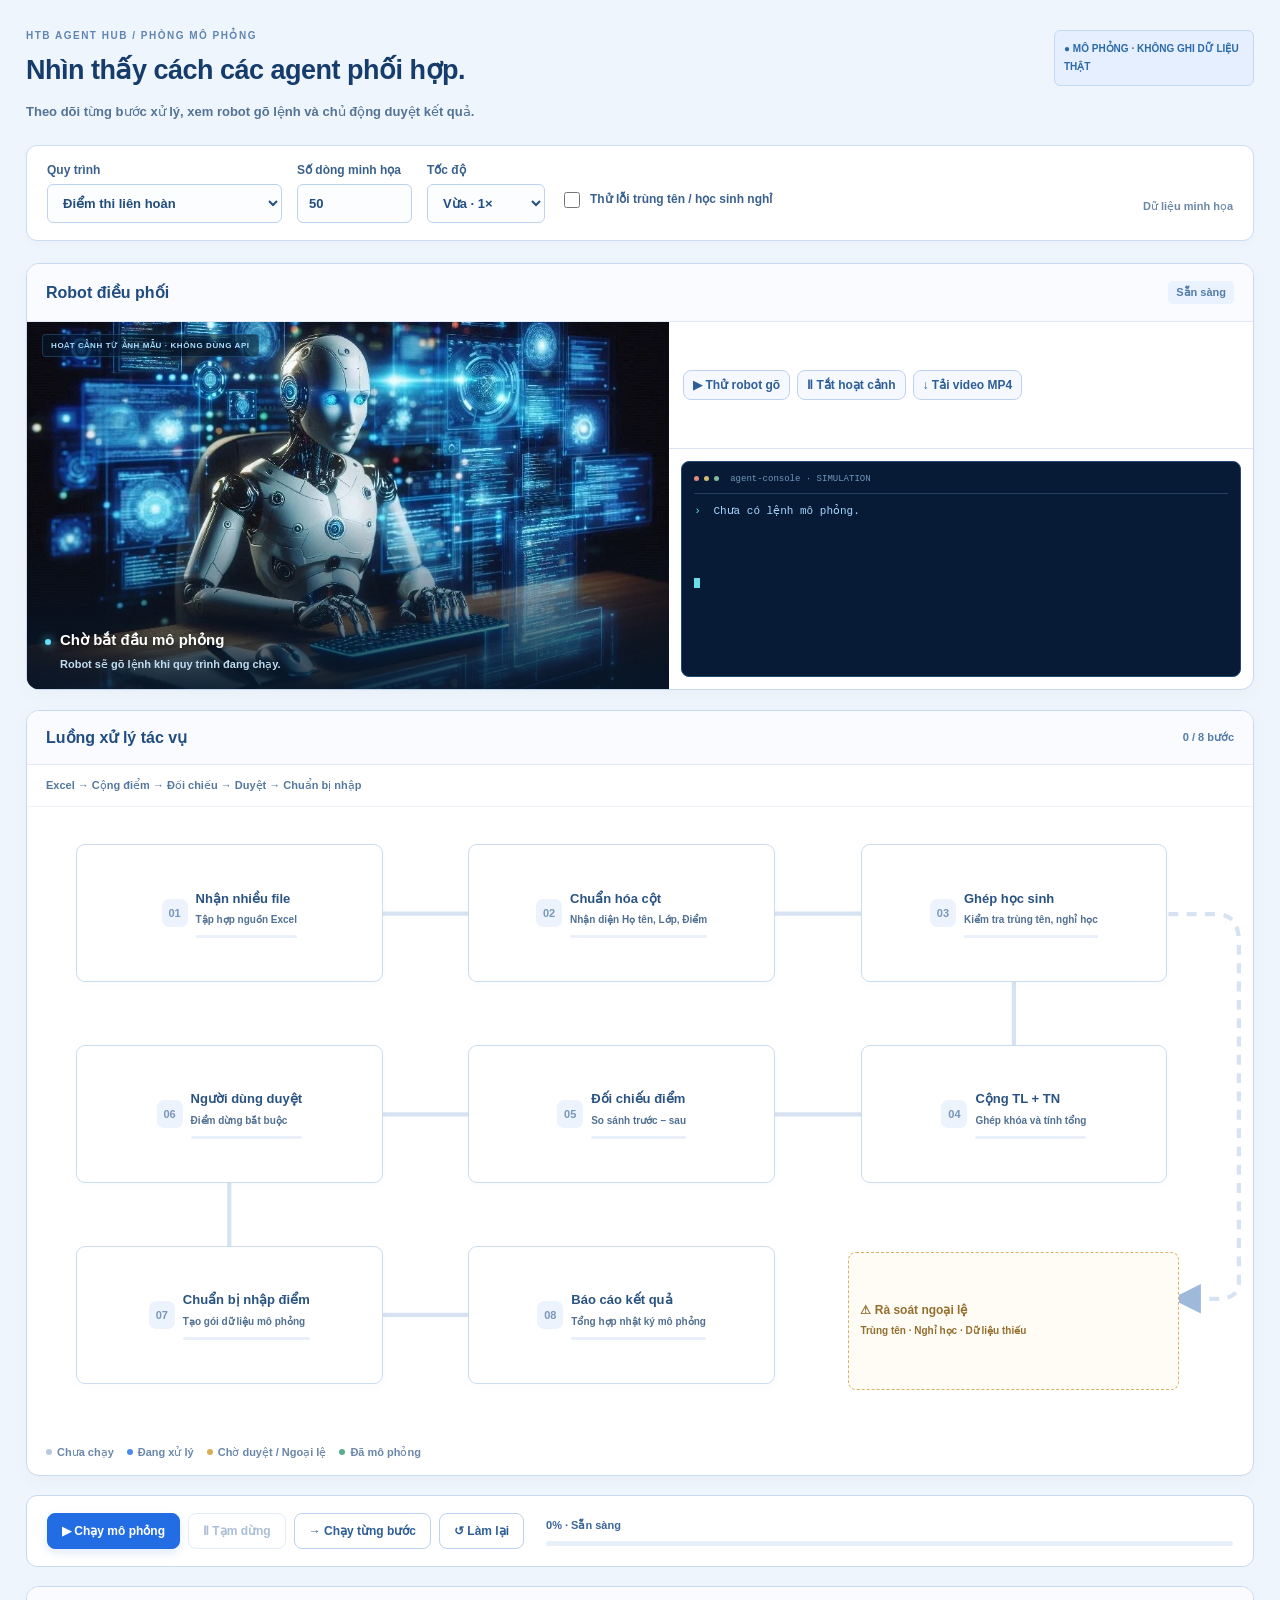
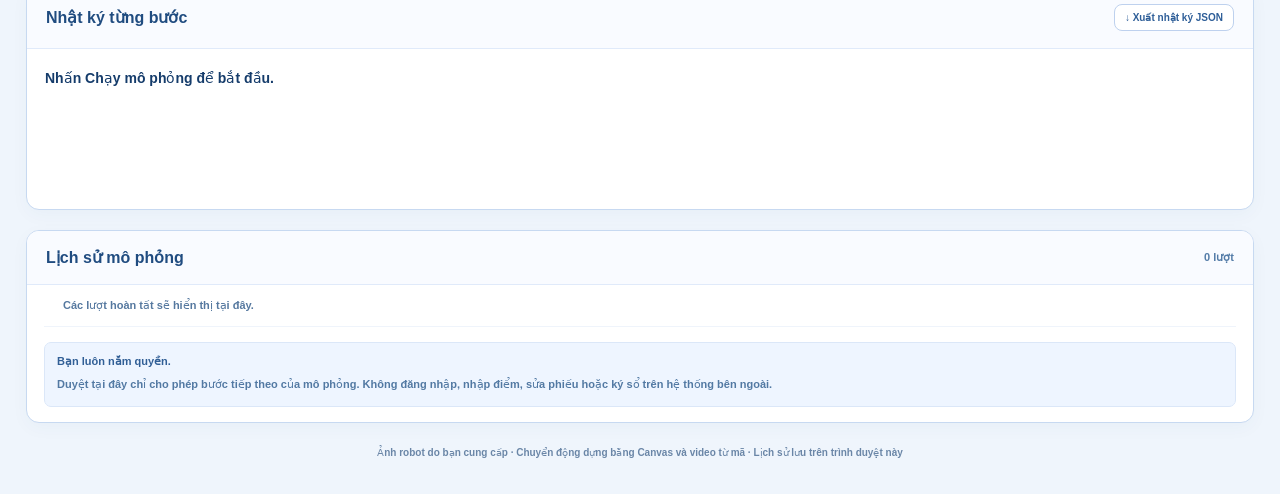
<file: flow-lab/index.html>
<!doctype html><html lang="vi"><head><meta charset="utf-8"><meta name="viewport" content="width=device-width,initial-scale=1"><title>HTB · Luồng AI & Robot</title><link rel="stylesheet" href="flow.css"></head><body><main><header><div><span class="eyebrow">HTB AGENT HUB / PHÒNG MÔ PHỎNG</span><h1>Nhìn thấy cách các agent phối hợp.</h1><p>Theo dõi từng bước xử lý, xem robot gõ lệnh và chủ động duyệt kết quả.</p></div><span class="simbadge">● MÔ PHỎNG · KHÔNG GHI DỮ LIỆU THẬT</span></header><section class="config"><label>Quy trình<select id="flowSelect"></select></label><label>Số dòng minh họa<input id="count" type="number" min="1" max="100000" value="50"></label><label>Tốc độ<select id="speed"><option value="0.5">Chậm · 0,5×</option><option value="1" selected>Vừa · 1×</option><option value="2">Nhanh · 2×</option></select></label><label class="check"><input id="issue" type="checkbox">Thử lỗi trùng tên / học sinh nghỉ</label><span id="source">Dữ liệu minh họa</span></section><section class="stagegrid"><article class="robotcard"><div class="sectionbar"><h2>Robot điều phối</h2><span id="robotState" class="state ready">Sẵn sàng</span></div><div class="robotframe"><canvas id="robot" role="img" aria-label="Robot ngồi gõ lệnh, cử động bàn tay và màn hình mã lệnh chuyển động"></canvas><span class="videochip">HOẠT CẢNH TỪ ẢNH MẪU · KHÔNG DÙNG API</span><div class="robotcaption"><span class="live"></span><b id="currentTitle">Chờ bắt đầu mô phỏng</b><small id="currentDesc">Robot sẽ gõ lệnh khi quy trình đang chạy.</small></div></div><div class="robotactions"><button id="preview" class="quiet">▶ Thử robot gõ</button><button id="motion" class="quiet">Ⅱ Tắt hoạt cảnh</button><a href="robot-go-lenh.mp4" download class="quiet">↓ Tải video MP4</a></div><div class="terminal"><div class="terminalbar"><i></i><i></i><i></i><span>agent-console · SIMULATION</span></div><div id="terminalLines"><p><span>›</span> Chưa có lệnh mô phỏng.</p></div><span class="cursor"></span></div></article><article class="flowcard"><div class="sectionbar"><h2>Luồng xử lý tác vụ</h2><span id="flowStep">0 / 8 bước</span></div><p id="flowDesc" class="flowdesc"></p><div class="diagram"><svg id="edges" viewBox="0 0 870 445" aria-hidden="true"></svg><div id="nodes"></div><button id="exceptionNode" class="exceptionnode" title="Xem nhánh ngoại lệ"><b>⚠ Rà soát ngoại lệ</b><span>Trùng tên · Nghỉ học · Dữ liệu thiếu</span></button></div><div class="legend"><span><i class="dot gray"></i>Chưa chạy</span><span><i class="dot blue"></i>Đang xử lý</span><span><i class="dot amber"></i>Chờ duyệt / Ngoại lệ</span><span><i class="dot green"></i>Đã mô phỏng</span></div></article></section><section class="controlbar"><div class="controls"><button id="play" class="primary">▶ Chạy mô phỏng</button><button id="pause">Ⅱ Tạm dừng</button><button id="step">→ Chạy từng bước</button><button id="reset">↺ Làm lại</button></div><div class="overall"><span id="progressText">0% · Chưa bắt đầu</span><div><i id="progressBar"></i></div></div></section><section id="gatePanel" class="gatepanel" hidden><div><h3 id="gateTitle"></h3><p id="gateText"></p></div><div class="gateactions"><button id="retry">↻ Chạy lại bước lỗi</button><button id="resolve" class="primary">Bỏ qua ngoại lệ trong mô phỏng</button><button id="approve" class="primary">✓ Duyệt bước mô phỏng</button></div></section><section class="detailsgrid"><article class="panel"><div class="sectionbar"><h2>Nhật ký từng bước</h2><button id="export" class="quiet">↓ Xuất nhật ký JSON</button></div><div id="logs" class="logs"><p>Nhấn Chạy mô phỏng để bắt đầu.</p></div></article><article class="panel"><div class="sectionbar"><h2>Lịch sử mô phỏng</h2><span id="historyCount">0 lượt</span></div><div id="history" class="history"></div><div class="note"><b>Bạn luôn nắm quyền.</b><p>Duyệt tại đây chỉ cho phép bước tiếp theo của mô phỏng. Không đăng nhập, nhập điểm, sửa phiếu hoặc ký sổ trên hệ thống bên ngoài.</p></div></article></section><footer>Ảnh robot do bạn cung cấp · Chuyển động dựng bằng Canvas và video từ mã · Lịch sử lưu trên trình duyệt này</footer></main><script src="robot-scene.js"></script><script src="flow-engine.js"></script><script src="flow.js"></script></body></html>
</file>
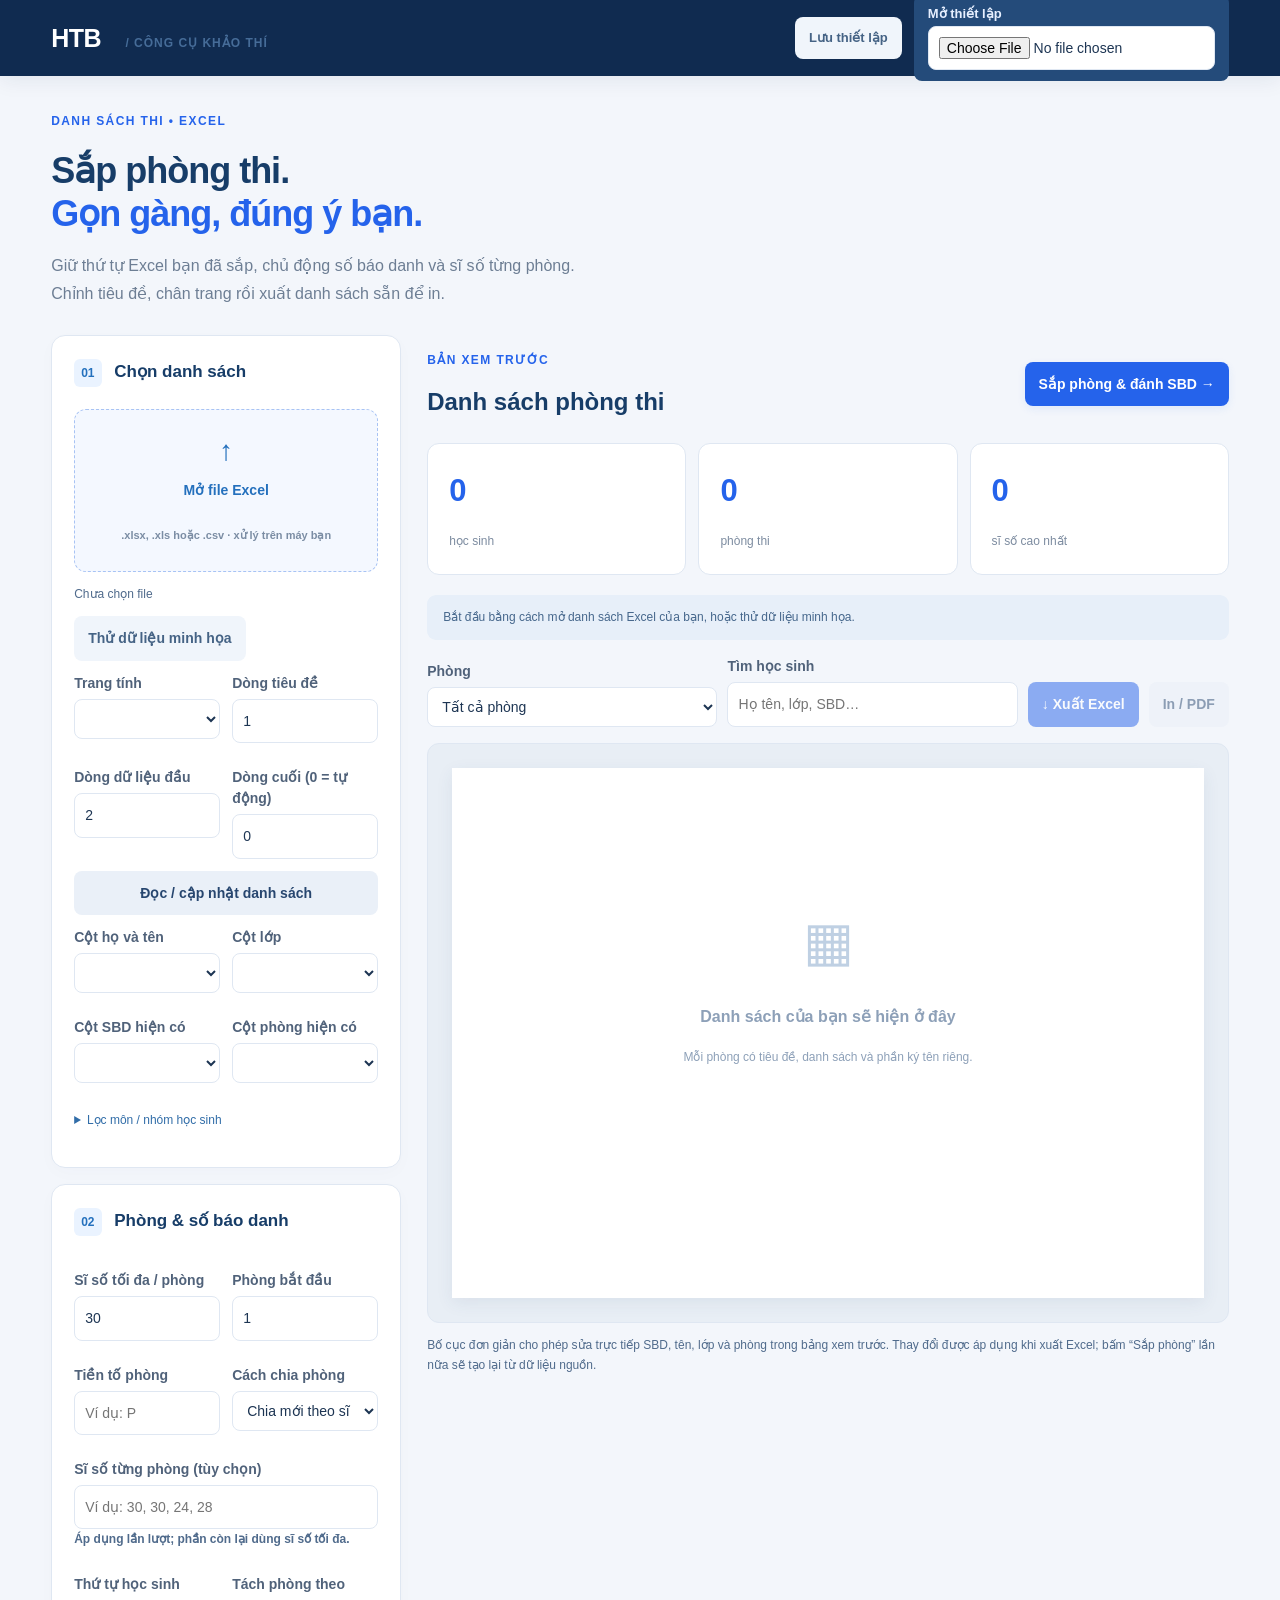
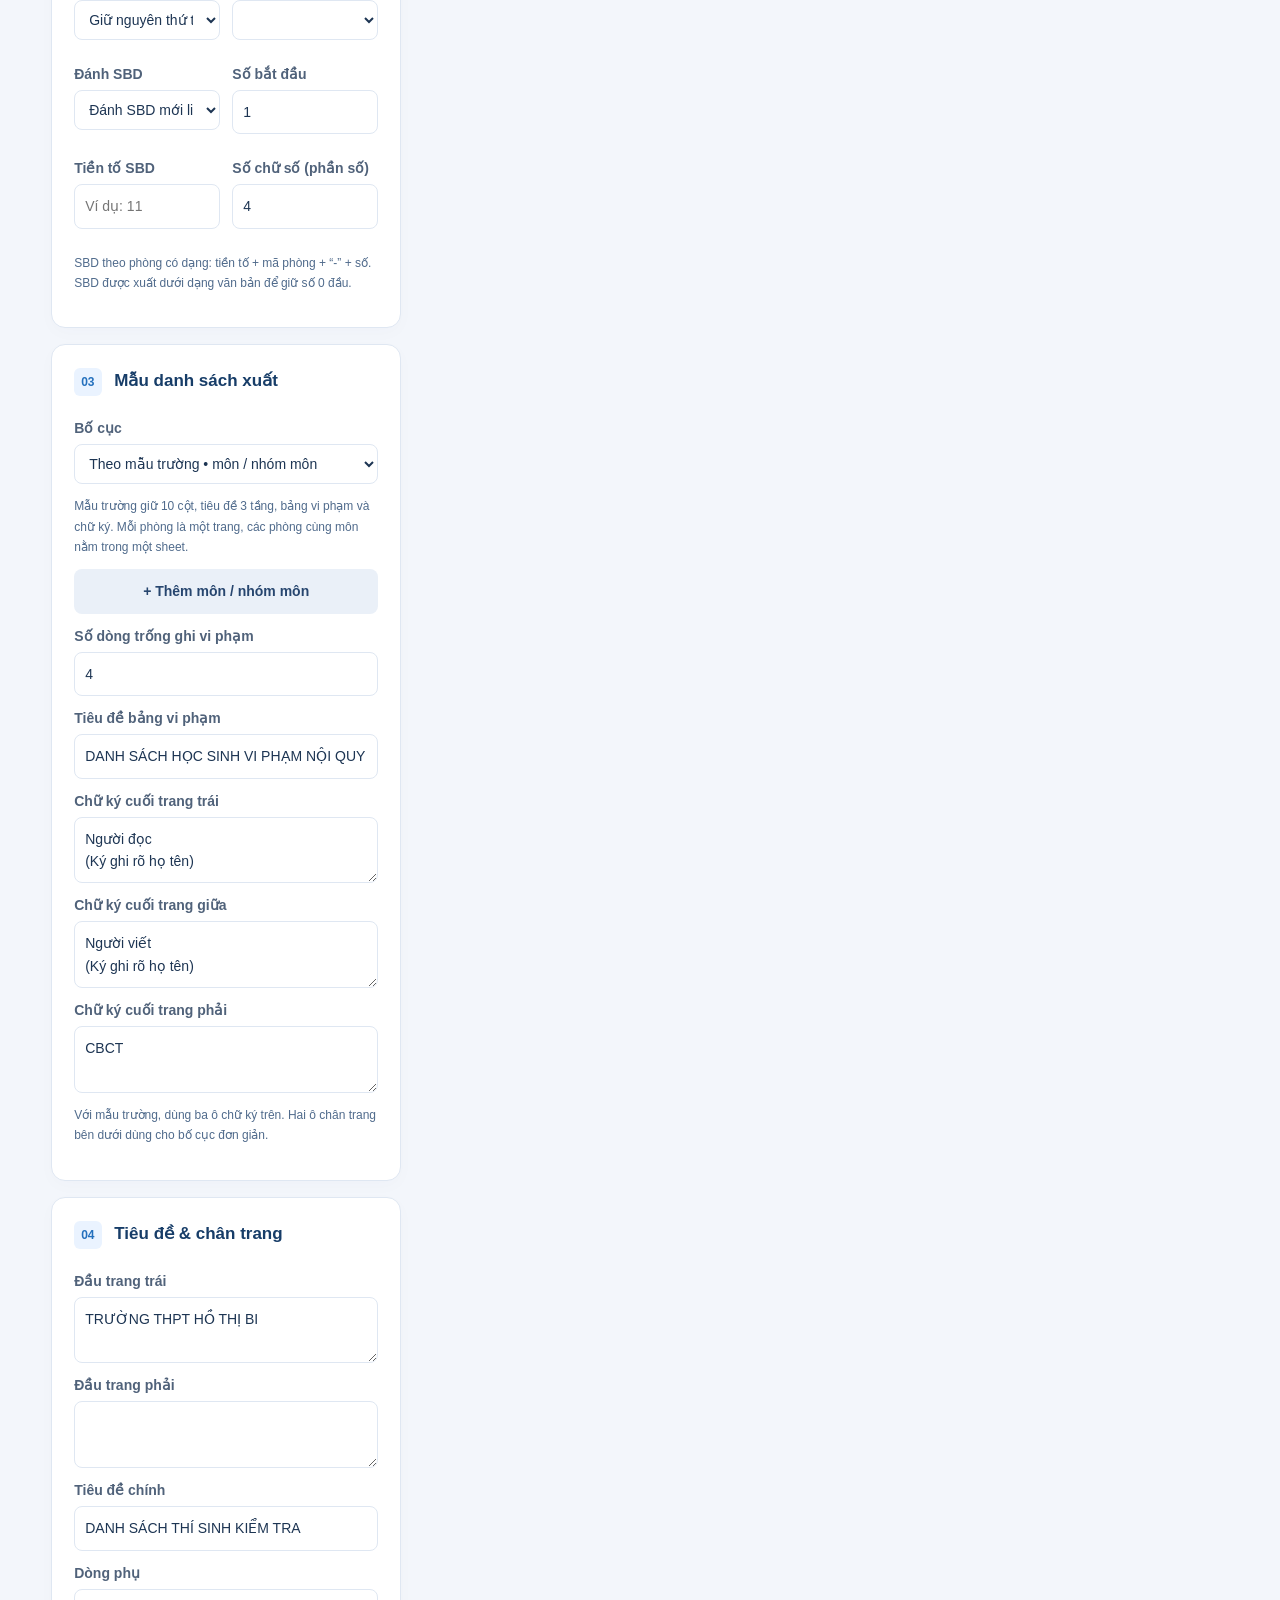
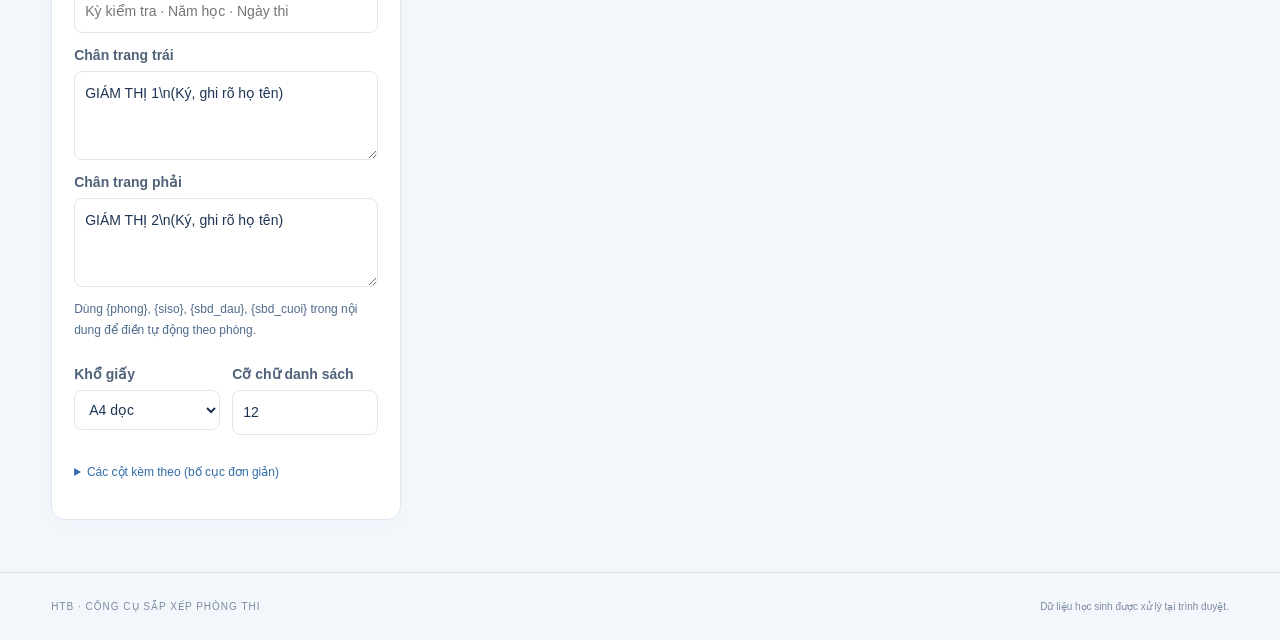
<file: tools/rooms/index.html>
<!doctype html><html lang="vi"><meta charset="utf-8"><meta name="viewport" content="width=device-width,initial-scale=1"><title>HTB • Sắp xếp phòng thi</title><link rel="stylesheet" href="style.css"><body>
<header><div class="brand">HTB<span> / CÔNG CỤ KHẢO THÍ</span></div><button id="saveConfig" class="quiet">Lưu thiết lập</button><label class="btn quiet">Mở thiết lập<input id="configFile" type="file" accept=".json" hidden></label></header>
<main><div class="intro"><span class="tag">DANH SÁCH THI • EXCEL</span><h1>Sắp phòng thi.<br><em>Gọn gàng, đúng ý bạn.</em></h1><p>Giữ thứ tự Excel bạn đã sắp, chủ động số báo danh và sĩ số từng phòng.<br>Chỉnh tiêu đề, chân trang rồi xuất danh sách sẵn để in.</p></div>
<div class="layout"><aside><section><h2><b>01</b> Chọn danh sách</h2><label class="drop">↑<strong>Mở file Excel</strong><span>.xlsx, .xls hoặc .csv · xử lý trên máy bạn</span><input id="file" type="file" accept=".xlsx,.xls,.csv"></label><p id="fileName" class="muted">Chưa chọn file</p><button id="demo" class="quiet">Thử dữ liệu minh họa</button><div class="grid"><label>Trang tính<select id="sheet"></select></label><label>Dòng tiêu đề<input id="headerRow" type="number" value="1" min="1"></label><label>Dòng dữ liệu đầu<input id="dataRow" type="number" value="2" min="1"></label><label>Dòng cuối (0 = tự động)<input id="lastRow" type="number" value="0" min="0"></label></div><button id="read" class="secondary wide">Đọc / cập nhật danh sách</button><div class="grid"><label>Cột họ và tên<select id="nameCol"></select></label><label>Cột lớp<select id="classCol"></select></label><label>Cột SBD hiện có<select id="sbdCol"></select></label><label>Cột phòng hiện có<select id="roomCol"></select></label></div><details><summary>Lọc môn / nhóm học sinh</summary><p class="muted">Chọn một hoặc nhiều cột môn có dấu X, Đ, 1 hoặc nội dung khác. Ô trống, 0, “-”, “không” không được chọn.</p><div id="subjects" class="checks"></div><label>Điều kiện lọc<select id="filterMode"><option value="any">Có ít nhất một môn đã chọn</option><option value="all">Có đủ các môn đã chọn</option></select></label></details></section>
<section><h2><b>02</b> Phòng & số báo danh</h2><div class="grid"><label>Sĩ số tối đa / phòng<input id="capacity" type="number" min="1" max="500" value="30"></label><label>Phòng bắt đầu<input id="roomStart" type="number" min="1" value="1"></label><label>Tiền tố phòng<input id="roomPrefix" placeholder="Ví dụ: P"></label><label>Cách chia phòng<select id="roomMode"><option value="auto">Chia mới theo sĩ số</option><option value="keep">Giữ cột phòng trong Excel</option></select></label></div><label>Sĩ số từng phòng (tùy chọn)<input id="sizes" placeholder="Ví dụ: 30, 30, 24, 28"><small>Áp dụng lần lượt; phần còn lại dùng sĩ số tối đa.</small></label><div class="grid"><label>Thứ tự học sinh<select id="sort"><option value="original">Giữ nguyên thứ tự Excel</option><option value="name">Tên → họ đệm (A–Z)</option><option value="className">Lớp → tên (A–Z)</option><option value="fullName">Toàn bộ họ tên (A–Z)</option></select></label><label>Tách phòng theo<select id="groupCol"></select></label><label>Đánh SBD<select id="sbdMode"><option value="new">Đánh SBD mới liên tục</option><option value="keep">Giữ SBD trong file</option><option value="room">Đánh lại từ đầu mỗi phòng</option></select></label><label>Số bắt đầu<input id="sbdStart" type="number" min="0" value="1"></label><label>Tiền tố SBD<input id="sbdPrefix" placeholder="Ví dụ: 11"></label><label>Số chữ số (phần số)<input id="digits" type="number" min="1" max="15" value="4"></label></div><p class="muted">SBD theo phòng có dạng: tiền tố + mã phòng + “-” + số. SBD được xuất dưới dạng văn bản để giữ số 0 đầu.</p></section>
<section><h2><b>03</b> Mẫu danh sách xuất</h2><label>Bố cục<select id="layoutMode"><option value="template">Theo mẫu trường • môn / nhóm môn</option><option value="simple">Danh sách đơn giản • từng phòng</option></select></label><p class="muted">Mẫu trường giữ 10 cột, tiêu đề 3 tầng, bảng vi phạm và chữ ký. Mỗi phòng là một trang, các phòng cùng môn nằm trong một sheet.</p><div id="examGroups"></div><button id="addGroup" class="secondary wide">+ Thêm môn / nhóm môn</button><label>Số dòng trống ghi vi phạm<input id="violationRows" type="number" min="0" max="12" value="4"></label><label>Tiêu đề bảng vi phạm<input id="violationTitle" value="DANH SÁCH HỌC SINH VI PHẠM NỘI QUY KIỂM TRA"></label><label>Chữ ký cuối trang trái<textarea id="signLeft" rows="2">Người đọc
(Ký ghi rõ họ tên)</textarea></label><label>Chữ ký cuối trang giữa<textarea id="signMiddle" rows="2">Người viết
(Ký ghi rõ họ tên)</textarea></label><label>Chữ ký cuối trang phải<textarea id="signRight" rows="2">CBCT</textarea></label><p class="muted">Với mẫu trường, dùng ba ô chữ ký trên. Hai ô chân trang bên dưới dùng cho bố cục đơn giản.</p></section><section><h2><b>04</b> Tiêu đề & chân trang</h2><label>Đầu trang trái<textarea id="headLeft" rows="2">TRƯỜNG THPT HỒ THỊ BI</textarea></label><label>Đầu trang phải<textarea id="headRight" rows="2"></textarea></label><label>Tiêu đề chính<input id="title" value="DANH SÁCH THÍ SINH KIỂM TRA"></label><label>Dòng phụ<input id="subtitle" placeholder="Kỳ kiểm tra · Năm học · Ngày thi"></label><label>Chân trang trái<textarea id="footLeft" rows="3">GIÁM THỊ 1\n(Ký, ghi rõ họ tên)</textarea></label><label>Chân trang phải<textarea id="footRight" rows="3">GIÁM THỊ 2\n(Ký, ghi rõ họ tên)</textarea></label><p class="muted">Dùng {phong}, {siso}, {sbd_dau}, {sbd_cuoi} trong nội dung để điền tự động theo phòng.</p><div class="grid"><label>Khổ giấy<select id="orientation"><option value="portrait">A4 dọc</option><option value="landscape">A4 ngang</option></select></label><label>Cỡ chữ danh sách<input id="fontSize" type="number" min="8" max="24" value="12"></label></div><details><summary>Các cột kèm theo (bố cục đơn giản)</summary><div id="exportCols" class="checks"></div></details></section></aside>
<div class="workspace"><div class="actionbar"><div><span class="tag">BẢN XEM TRƯỚC</span><h2>Danh sách phòng thi</h2></div><button id="generate" class="primary">Sắp phòng & đánh SBD →</button></div><div class="stats"><div><strong id="statStudents">0</strong><span>học sinh</span></div><div><strong id="statRooms">0</strong><span>phòng thi</span></div><div><strong id="statMax">0</strong><span>sĩ số cao nhất</span></div></div><div id="status" role="status">Bắt đầu bằng cách mở danh sách Excel của bạn, hoặc thử dữ liệu minh họa.</div><div class="toolbar"><label>Phòng<select id="roomView"><option value="all">Tất cả phòng</option></select></label><label>Tìm học sinh<input id="search" placeholder="Họ tên, lớp, SBD…"></label><button id="export" class="primary" disabled>↓ Xuất Excel</button><button id="print" class="secondary" disabled>In / PDF</button></div><div class="paper-wrap"><div id="preview" class="paper"><div class="empty"><span>▦</span><h3>Danh sách của bạn sẽ hiện ở đây</h3><p>Mỗi phòng có tiêu đề, danh sách và phần ký tên riêng.</p></div></div></div><p class="muted">Bố cục đơn giản cho phép sửa trực tiếp SBD, tên, lớp và phòng trong bảng xem trước. Thay đổi được áp dụng khi xuất Excel; bấm “Sắp phòng” lần nữa sẽ tạo lại từ dữ liệu nguồn.</p></div></div></main><footer>HTB · CÔNG CỤ SẮP XẾP PHÒNG THI <span>Dữ liệu học sinh được xử lý tại trình duyệt.</span></footer><script src="vendor/xlsx.full.min.js"></script><script src="vendor/fflate.js"></script><script src="template.js"></script><script src="app.js"></script></body></html>
</file>
<file: flow-lab/flow.css>
:root{--blue:#236ce5;--ink:#153c6b;--muted:#527092;--line:#ccddf2}*{box-sizing:border-box}body{margin:0;background:#eff5fc;color:var(--ink);font:14px 'Segoe UI',Arial,sans-serif;font-weight:550}button,input,select,a{font:inherit}button,a{cursor:pointer}button,a.quiet{display:inline-flex;align-items:center;justify-content:center;gap:7px;padding:10px 14px;border:1px solid #bed1ee;background:white;color:#2e5e98;border-radius:8px;font-weight:700;text-decoration:none}button:hover,a.quiet:hover{background:#e9f2ff}button:disabled{opacity:.4;cursor:not-allowed}button:focus-visible,select:focus-visible,input:focus-visible{outline:3px solid #8abbff;outline-offset:3px}.primary{background:#236de4;color:white;border-color:#236de4;box-shadow:0 4px 10px #2168d722}.primary:hover{background:#195ccc}main{max-width:1680px;margin:auto;padding:26px}header{display:flex;align-items:flex-start;justify-content:space-between;gap:20px;margin-bottom:22px}.eyebrow{font-size:10px;letter-spacing:1.5px;color:#6085b3;font-weight:750}h1{font-size:27px;line-height:1.4;letter-spacing:-.5px;margin:10px 0}header p{font-size:13px;color:#547395;line-height:1.8;margin:0}.simbadge{font-size:10px;color:#2b69aa;border:1px solid #c2d9f6;background:#e6efff;border-radius:6px;padding:9px;white-space:nowrap;margin-top:4px;font-weight:750}.config{display:flex;align-items:flex-end;gap:15px;flex-wrap:wrap;background:white;border:1px solid var(--line);padding:17px 20px;border-radius:11px;margin-bottom:22px;box-shadow:0 3px 10px #19498105}label{font-size:12px;font-weight:700;color:#3a618d;display:block}select,input[type=number]{display:block;border:1px solid #bcd2ef;border-radius:6px;padding:9px 11px;color:#224d7e;background:#fbfdff;margin-top:7px;font-size:13px;min-height:39px;font-weight:600}#flowSelect{min-width:235px}input[type=number]{width:115px}.check{display:flex;align-items:center;gap:7px;align-self:center;font-size:12px;line-height:1.6;margin-top:13px}.check input{width:16px;height:16px;accent-color:#236de4}#source{margin-left:auto;font-size:11px;color:#6b87a7;padding-bottom:10px}.stagegrid{display:grid;grid-template-columns:minmax(300px,.92fr) minmax(520px,1.2fr);gap:20px;align-items:stretch}.robotcard,.flowcard,.panel{background:white;border:1px solid #c7d9f1;border-radius:13px;overflow:hidden;box-shadow:0 5px 18px #15477a09}.sectionbar{display:flex;align-items:center;justify-content:space-between;gap:10px;padding:17px 19px;border-bottom:1px solid #e0eafa;background:#f9fbff}.sectionbar h2{font-size:16px;font-weight:750;margin:0;color:#204c80}.sectionbar>span{font-size:11px;color:#547ca8;font-weight:700}.state{font-size:10px;padding:5px 8px;background:#eaf2ff;color:#386ca8;border-radius:5px}.state.running{background:#e6f7f2;color:#228c72}.state.waiting,.state.blocked{background:#fff2d9;color:#966e25}.robotframe{position:relative;aspect-ratio:7/4;background:#06142c;overflow:hidden}.robotframe canvas{width:100%;height:100%;display:block}.robotframe:after{position:absolute;content:'';inset:55% 0 0;background:linear-gradient(transparent,#06172add);pointer-events:none}.videochip{position:absolute;left:15px;top:12px;background:#06182a99;border:1px solid #3a8bba55;color:#a9deff;font-size:8px;letter-spacing:.6px;padding:6px 8px;border-radius:4px}.robotcaption{position:absolute;left:18px;right:18px;bottom:16px;color:white;z-index:2;line-height:1.6}.robotcaption b{font-size:17px;text-shadow:0 2px 5px #0009}.robotcaption small{display:block;color:#c1dcf1;font-size:11px;margin:4px 0 0 15px}.live{display:inline-block;width:6px;height:6px;border-radius:50%;background:#64e4fa;margin-right:9px;box-shadow:0 0 10px #59d9ff}.robotactions{display:flex;align-items:center;gap:7px;flex-wrap:wrap;padding:11px 14px;border-bottom:1px solid #d9e5f5}.robotactions button,.robotactions a{font-size:10px;padding:7px 9px;background:#f5f9ff}.terminal{background:#081b36;color:#a6d4ff;margin:14px;border:1px solid #254a72;border-radius:8px;padding:12px;min-height:137px;overflow:hidden}.terminalbar{display:flex;align-items:center;gap:5px;font:9px Consolas,monospace;color:#6e97bd;border-bottom:1px solid #234262;padding-bottom:9px}.terminalbar i{width:5px;height:5px;background:#527390;border-radius:50%}.terminalbar i:first-child{background:#de8c7c}.terminalbar i:nth-child(2){background:#d5ba74}.terminalbar i:nth-child(3){background:#7dbba3}.terminalbar span{margin-left:6px}#terminalLines{height:73px;overflow:hidden;font:11px/1.8 Consolas,monospace;margin-top:8px}#terminalLines p{margin:0}#terminalLines span{color:#5de2da;margin-right:6px}.cursor{display:inline-block;width:6px;height:10px;background:#68dce7;animation:blink 1s steps(1) infinite}.flowdesc{font-size:11px;color:#55789f;line-height:1.7;padding:11px 19px;margin:0;border-bottom:1px solid #eff4fb}.diagram{position:relative;width:100%;aspect-ratio:870/445;min-height:290px}.diagram svg,.diagram #nodes{position:absolute;inset:0;width:100%;height:100%}.diagram svg{overflow:visible}.flowedge{stroke:#d7e3f2;fill:none;stroke-width:3}.flowedge.done{stroke:#72b6a1}.flowedge.active{stroke:#4789ec;stroke-dasharray:8 5;animation:dash 1s linear infinite}.flowedge.warning{stroke:#dfb85d;stroke-dasharray:7 5}.node{position:absolute;width:25%;height:22%;border:1px solid #ccdcef;background:#fff;border-radius:9px;display:flex;gap:8px;align-items:center;text-align:left;padding:9px 11px;box-shadow:0 3px 8px #234e7b06;transition:background .2s,border-color .2s}.node .number{width:26px;height:28px;flex-shrink:0;background:#edf3fc;color:#7a96ba;border-radius:7px;display:grid;place-items:center;font-size:11px;font-weight:800}.node b{font-size:11px;color:#2a5382;display:block;line-height:1.5}.node small{font-size:8px;line-height:1.7;color:#7f95af;display:block;margin-top:3px}.node .mini{height:3px;background:#e9f0f9;border-radius:5px;overflow:hidden;margin-top:7px}.node .mini i{height:100%;display:block;background:#4c8df0}.node.current{background:#edf4ff;border:2px solid #548ff0;box-shadow:0 0 0 4px #e3eeff}.node.current .number{background:#3e7ee3;color:#fff}.node.done{border-color:#a0d3bf;background:#f5fcf9}.node.done .number{background:#e0f3e9;color:#2f9b77}.node.waiting,.node.blocked{background:#fff8eb;border:2px solid #dbae4d;box-shadow:0 0 0 4px #fff4dc}.node.waiting .number,.node.blocked .number{background:#f7e6ba;color:#96701f}.node.selected{outline:2px solid #82a9df;outline-offset:3px}.exceptionnode{position:absolute;left:67%;top:71%;width:27%;height:22%;display:block;text-align:left;padding:11px;border:1px dashed #d7b267;background:#fffcf5;color:#946f2e;box-shadow:none}.exceptionnode b{font-size:10px;display:block}.exceptionnode span{font-size:8px;display:block;line-height:1.7;margin-top:5px}.exceptionnode.alert{border:2px solid #d9a53a;background:#fff4db;box-shadow:0 0 0 4px #fff3db}.legend{display:flex;gap:13px;padding:12px 19px 16px;flex-wrap:wrap;font-size:9px;color:#6a86a9}.legend>span{display:flex;align-items:center;gap:5px}.dot{width:6px;height:6px;border-radius:50%;display:inline-block}.dot.gray{background:#b8c9dd}.dot.blue{background:#4c8bee}.dot.amber{background:#d8ad55}.dot.green{background:#58ad8e}.controlbar{display:flex;align-items:center;gap:22px;background:#fff;border:1px solid #c7d9f0;padding:17px 20px;border-radius:11px;margin:19px 0}.controls{display:flex;gap:8px;flex-wrap:wrap}.controls button{font-size:12px}.overall{margin-left:auto;min-width:185px}.overall span{font-size:11px;font-weight:700;color:#3b6599}.overall>div{height:5px;background:#e7eff9;border-radius:5px;margin-top:9px;overflow:hidden}.overall i{height:100%;display:block;background:#4385e9;width:0;transition:width .25s}.gatepanel{background:#fff8e9;border:1px solid #e5c680;border-radius:10px;padding:18px 20px;display:flex;align-items:center;justify-content:space-between;gap:20px;margin-bottom:20px}.gatepanel[hidden]{display:none}.gatepanel h3{font-size:15px;color:#85601b;margin:0}.gatepanel p{font-size:12px;line-height:1.9;color:#967841;margin:7px 0 0}.gateactions{display:flex;gap:7px;flex-wrap:wrap;flex-shrink:0}.gateactions button{font-size:11px}.detailsgrid{display:grid;grid-template-columns:1.5fr 1fr;gap:20px}.sectionbar .quiet{font-size:10px;padding:7px 10px}.logs{max-height:280px;min-height:160px;overflow:auto;padding:7px 18px}.log{display:grid;grid-template-columns:58px 1fr;gap:13px;border-bottom:1px solid #edf2f9;padding:11px 0;font-size:11px;color:#4a6d94;line-height:1.8}.log time{color:#8298b4;font:10px/1.8 Consolas,monospace}.log.warning{color:#a0782d}.log.review{color:#345db9}.log.done{color:#29866e}.history{max-height:200px;overflow:auto;padding:0 17px}.historyitem{padding:13px 0;border-bottom:1px solid #e4edf8}.historyitem b{font-size:12px;color:#325d8b}.historyitem span{font-size:10px;color:#7790af;display:block;margin-top:5px}.historyitem button{font-size:10px;padding:5px 8px;margin-top:8px}.note{margin:15px 17px;background:#eef5ff;border:1px solid #dbe7f8;border-radius:7px;padding:12px;font-size:11px;color:#5279a3}.note b{color:#315f96}.note p{line-height:1.9;margin:6px 0 0}footer{font-size:10px;color:#6a86a7;padding:20px 0 6px;text-align:center;line-height:1.9}@keyframes blink{50%{opacity:0}}@keyframes dash{to{stroke-dashoffset:-26}}@media(min-width:1450px){.node b{font-size:13px}.node small{font-size:10px}.exceptionnode b{font-size:12px}.exceptionnode span{font-size:10px}.legend{font-size:11px}.robotactions button,.robotactions a{font-size:12px}.log{font-size:12px}}
@media(max-width:1300px){.stagegrid{grid-template-columns:1fr}.robotcard{display:grid;grid-template-columns:1.1fr 1fr}.robotcard .sectionbar{grid-column:1/-1}.robotframe{grid-row:2/4}.robotactions{align-content:center}.terminal{margin:12px;min-height:120px}.robotcaption b{font-size:15px}.diagram{min-height:330px}.node b{font-size:13px}.node small{font-size:10px}.exceptionnode b{font-size:12px}.exceptionnode span{font-size:10px}.controlbar{flex-wrap:wrap}.overall{margin-left:0;flex:1}.detailsgrid{grid-template-columns:1fr}.gatepanel{align-items:flex-start;flex-direction:column}.legend{font-size:11px}.simbadge{white-space:normal;max-width:200px;line-height:1.8}}
@media(max-width:600px){main{padding:17px 12px}header{flex-direction:column;gap:12px}h1{font-size:24px}.simbadge{max-width:100%;font-size:10px}.config{gap:12px;padding:15px}.config label:first-child{width:100%}#flowSelect{width:100%;min-width:unset}.check{font-size:12px;margin-top:0}#source{margin-left:0;padding:0;font-size:10px}.robotcard{display:block}.robotframe{aspect-ratio:7/4}.robotcaption b{font-size:16px}.videochip{font-size:7px}.terminal{min-height:135px}.node{padding:7px 6px;border-radius:7px;gap:5px}.node .number{width:18px;height:23px;font-size:9px;border-radius:5px}.node b{font-size:10px;line-height:1.6}.node small{display:none}.node .mini{margin-top:5px}.diagram{min-height:260px}.exceptionnode{padding:8px}.exceptionnode b{font-size:10px}.exceptionnode span{font-size:8px}.legend{font-size:9px;gap:8px;padding:13px}.controlbar{padding:15px;gap:15px}.controls{gap:7px}.controls button{font-size:11px;padding:10px}.overall{width:100%;flex-basis:100%}.sectionbar{padding:15px}.sectionbar h2{font-size:15px}.flowdesc{font-size:11px;line-height:1.8}.gateactions{flex-shrink:1}.gateactions button{font-size:11px}.detailsgrid{gap:17px}.log{font-size:11px}.note{font-size:12px}.robotactions button,.robotactions a{font-size:10px}}
@media(prefers-reduced-motion:reduce){.cursor,.flowedge.active{animation:none}}

[hidden]{display:none!important}
@media(min-width:601px){.node b{font-size:13px;font-weight:750}.node small{font-size:10px;color:#527092}.exceptionnode b{font-size:12px}.exceptionnode span{font-size:10px}.robotactions button,.robotactions a{font-size:12px}}
</file>
<file: tools/rooms/style.css>
*{box-sizing:border-box}body{margin:0;background:#f2f6fb;color:#192e4b;font:14px Arial,sans-serif}header{height:76px;background:white;border-bottom:1px solid #dde5ef;display:flex;align-items:center;padding:0 4%;gap:12px}.brand{font-size:25px;font-weight:800;margin-right:auto;color:#1364b8}.brand span{font-size:11px;letter-spacing:1.8px;color:#71849b;margin-left:20px}main{max-width:1550px;margin:auto;padding:36px 4%}.tag{font-size:10px;letter-spacing:2px;color:#3778bb;font-weight:bold}h1{font-size:39px;line-height:1.2;letter-spacing:-1.2px;margin:16px 0}h1 em{font-style:normal;color:#327ac5}.intro p{color:#6d7e94;line-height:1.8}.intro{margin-bottom:34px}.layout{display:grid;grid-template-columns:350px minmax(0,1fr);gap:26px}section{background:white;border:1px solid #dce5f0;border-radius:12px;padding:22px;margin-bottom:16px}h2{font-size:17px;margin:0 0 22px}h2 b{font-size:12px;background:#eaf3ff;color:#2470bd;padding:7px;border-radius:6px;margin-right:8px}label{display:block;color:#50627a;font-size:12px;line-height:1.5;margin:12px 0}input,select,textarea{display:block;font:14px Arial;width:100%;border:1px solid #d4deea;background:#fff;border-radius:6px;padding:10px;margin-top:5px;color:#1d3553}textarea{resize:vertical}input:focus,select:focus,textarea:focus{outline:2px solid #9dc5f5}.grid{display:grid;grid-template-columns:1fr 1fr;gap:0 12px}.drop{position:relative;text-align:center;border:1.5px dashed #9cc1e9;background:#f5faff;padding:20px;border-radius:8px;font-size:28px;color:#2470bd;cursor:pointer}.drop strong{display:block;font-size:14px;margin:8px}.drop span{font-size:11px;color:#7b8da4}.drop input{position:absolute;inset:0;opacity:0;cursor:pointer}button,.btn{border:0;border-radius:6px;font:600 12px Arial;padding:11px 14px;cursor:pointer;white-space:nowrap}.btn{margin:0}.primary{background:#216bbc;color:white}.secondary{background:#eaf2fc;color:#2568ad}.quiet{background:#f0f5fb;color:#456385}.wide{width:100%}button:disabled{opacity:.4;cursor:default}button:hover:not(:disabled){filter:brightness(.95)}.muted,small{font-size:11px;color:#7a8a9f;line-height:1.7}small{display:block}.actionbar{display:flex;align-items:center;justify-content:space-between;padding:10px 0 20px;gap:16px}.actionbar h2{font-size:24px;margin:10px 0 0}.stats{display:grid;grid-template-columns:repeat(3,1fr);gap:12px;margin-bottom:20px}.stats>div{border:1px solid #dce5ef;background:white;padding:21px;border-radius:10px}.stats strong{display:block;font-size:31px;color:#226cb4;margin-bottom:8px}.stats span{font-size:12px;color:#7d8ca0}#status{padding:13px 16px;border-radius:6px;background:#e7eff9;line-height:1.6;font-size:12px;color:#46678c;margin-bottom:16px}#status.error{background:#fff0e7;color:#a44b21}.toolbar{display:flex;align-items:end;gap:10px;flex-wrap:wrap;margin-bottom:16px}.toolbar label{margin:0;flex:1}.toolbar input{min-width:150px}.paper-wrap{border:1px solid #dbe4ef;border-radius:10px;background:#e8eef5;padding:24px;max-height:950px;overflow:auto}.paper{background:white;box-shadow:0 5px 16px #2e507014;padding:28px;min-height:530px;color:#171717}.empty{padding:100px 0;text-align:center;color:#8da0b8}.empty span{font-size:54px;color:#bfd0e3}.empty h3{font-size:16px}.empty p{font-size:12px}.print-head{display:flex;justify-content:space-between;text-align:center;gap:20px;white-space:pre-line;font-weight:bold;line-height:1.5}.room-title{text-align:center;font-size:18px;margin:28px 0 12px}.room-sub{text-align:center;white-space:pre-line;margin-bottom:14px;font-size:12px}.sheet-table{border-collapse:collapse;width:100%;font:12px 'Times New Roman',serif}.sheet-table th,.sheet-table td{border:1px solid #8c99a9;padding:7px 5px}.sheet-table th{background:#edf3fa;text-align:center}.sheet-table td[contenteditable]{background:#fcfdff}.sheet-table td[contenteditable]:focus{outline:2px solid #79aee4}.print-foot{display:flex;justify-content:space-around;text-align:center;white-space:pre-line;margin:25px 0 60px;gap:30px;font:bold 13px 'Times New Roman',serif}.room-block+.room-block{border-top:5px solid #e8eef5;padding-top:30px;margin-top:35px}details{margin:15px 0}summary{cursor:pointer;font-size:12px;color:#316da8}.checks{display:flex;flex-wrap:wrap;gap:0 8px}.checks label{display:flex;align-items:center;font-size:11px;margin:8px 0;gap:4px}.checks input{width:auto;margin:0}footer{border-top:1px solid #dce5ef;padding:25px 4%;font-size:10px;color:#71879f;letter-spacing:1px}footer span{float:right;letter-spacing:0}@media(max-width:1050px){.layout{grid-template-columns:300px minmax(0,1fr)}.actionbar{align-items:start;flex-direction:column}.paper-wrap{padding:10px}.paper{padding:15px}}@media(max-width:750px){header{padding:10px 4%;height:auto;flex-wrap:wrap}.brand{width:100%}.layout{display:block}.intro h1{font-size:32px}.workspace{margin-top:25px}.paper{min-width:650px}.stats>div{padding:16px}footer span{float:none;display:block;margin-top:12px}}@media print{body{background:white}header,.intro,aside,.actionbar,.stats,#status,.toolbar,.workspace>p,footer{display:none!important}main{padding:0;max-width:none}.layout{display:block}.paper-wrap{max-height:none;overflow:visible;border:0;padding:0;background:white}.paper{box-shadow:none;padding:0;min-width:0;min-height:0}.room-block{break-after:page}.room-block:last-child{break-after:auto}.room-block+.room-block{border:0;padding:0;margin:0}.sheet-table tr{break-inside:avoid}.sheet-table thead{display:table-header-group}.sheet-table td[contenteditable]{background:white}.print-foot{break-inside:avoid}.sheet-table{font-size:var(--print-font,12pt)}}
.exam-group{padding:12px;background:#f4f8fd;border:1px solid #dbe6f2;border-radius:8px;margin:12px 0}.exam-group .grid{gap:0 8px}.exam-group label{font-size:11px;margin:7px 0}.exam-group input,.exam-group select{font-size:12px;padding:8px}.exam-group .remove{padding:5px 8px;float:right;color:#ae4f47;background:#ffefed}.template-table{table-layout:fixed;font:10pt 'Times New Roman',serif}.template-table th,.template-table td{height:23px;padding:3px;border:1px solid black;overflow-wrap:anywhere}.template-table .noborder{border:0;background:white}.template-table th{background:white}.template-table .template-title{font-size:14pt;font-weight:bold;height:34px}.template-table .template-school{font-size:12pt;font-weight:bold;text-align:left;height:27px}.template-table .template-meta{font-size:10pt;text-align:left}.template-table .student-name{text-align:left}.template-table .violation-title{font-weight:bold}.template-table .signature{height:50px;vertical-align:top;white-space:pre-line;text-align:center;border:0}.template-table .custom-subtitle{font-size:10pt;text-align:center;border:0;white-space:pre-line}.template-notice{font-size:11px;color:#6d7e94}.template-room{font-family:'Times New Roman',serif}.template-room+.template-room{margin-top:35px}@media print{.template-table{font-size:10pt}.template-table td,.template-table th{height:17.25pt}.template-table .template-title{height:25.05pt}.template-table .template-school{height:19.95pt}.template-table .signature{height:30pt}.template-room{break-inside:avoid}}

/* HTB AI Agent v1.1: unified screen theme; printed school templates stay intact. */
@media screen {
 body{background:#f3f6fb;color:#152b4d;font-family:'Segoe UI',Arial,sans-serif}
 header{background:#102b50;border:0;box-shadow:0 4px 20px #102b5014}
 .brand{color:#fff;letter-spacing:-.5px}.brand span{color:#a8c3e6;letter-spacing:1px}
 header button,header .btn{background:#244b7a;color:#e6efff;border-radius:8px}
 main{padding-top:30px}.intro{margin-bottom:26px}
 h1{font-size:36px;letter-spacing:-1px}h1 em{color:#2563eb}
 section{border-color:#dfe7f2;border-radius:14px;box-shadow:0 5px 18px #102b5005}
 .primary{background:#2563eb;color:white;box-shadow:0 3px 8px #2563eb16}
 .primary:hover{background:#1d4ed8}.secondary{background:#eaf0f8;color:#27466f}
 button,.btn{font-family:inherit;border-radius:8px;transition:background .15s,box-shadow .15s}
 button:focus-visible,.btn:focus-visible{outline:3px solid #93baff;outline-offset:3px}
 button:disabled{box-shadow:none;opacity:.5}
 input,select,textarea{font-family:inherit;border-radius:8px;border-color:#dfe7f2}
 .drop{background:#f4f8ff;border-color:#a8c3f4;border-radius:12px}
 .stats>div{border:1px solid #dfe7f2;background:white;border-radius:12px}
 .stats strong{color:#2563eb}.tag{color:#2563eb;letter-spacing:1.4px}
 #status{border-radius:9px}.paper-wrap{border-radius:12px;border-color:#dfe7f2}
 footer{color:#7c8ba2}
}

/* HTB Hub v4: readable embedded workspace */
body{font-size:16px;line-height:1.7;color:#173d68}button,input,select,textarea{font-size:14px;line-height:1.6}label{font-size:14px;font-weight:600}small,.muted{font-size:12px;color:#506b8c}.brand span{font-size:12px;color:#466c98}.tag{font-size:12px}section p,section li{font-size:14px;color:#456789}th{font-size:12px}td{font-size:13px}button{font-weight:600}.checks label{font-size:13px}header .quiet{font-size:13px}@media(max-width:600px){body{font-size:16px}button,input,select,textarea,label{font-size:14px}.layout{gap:20px}}
</file>
